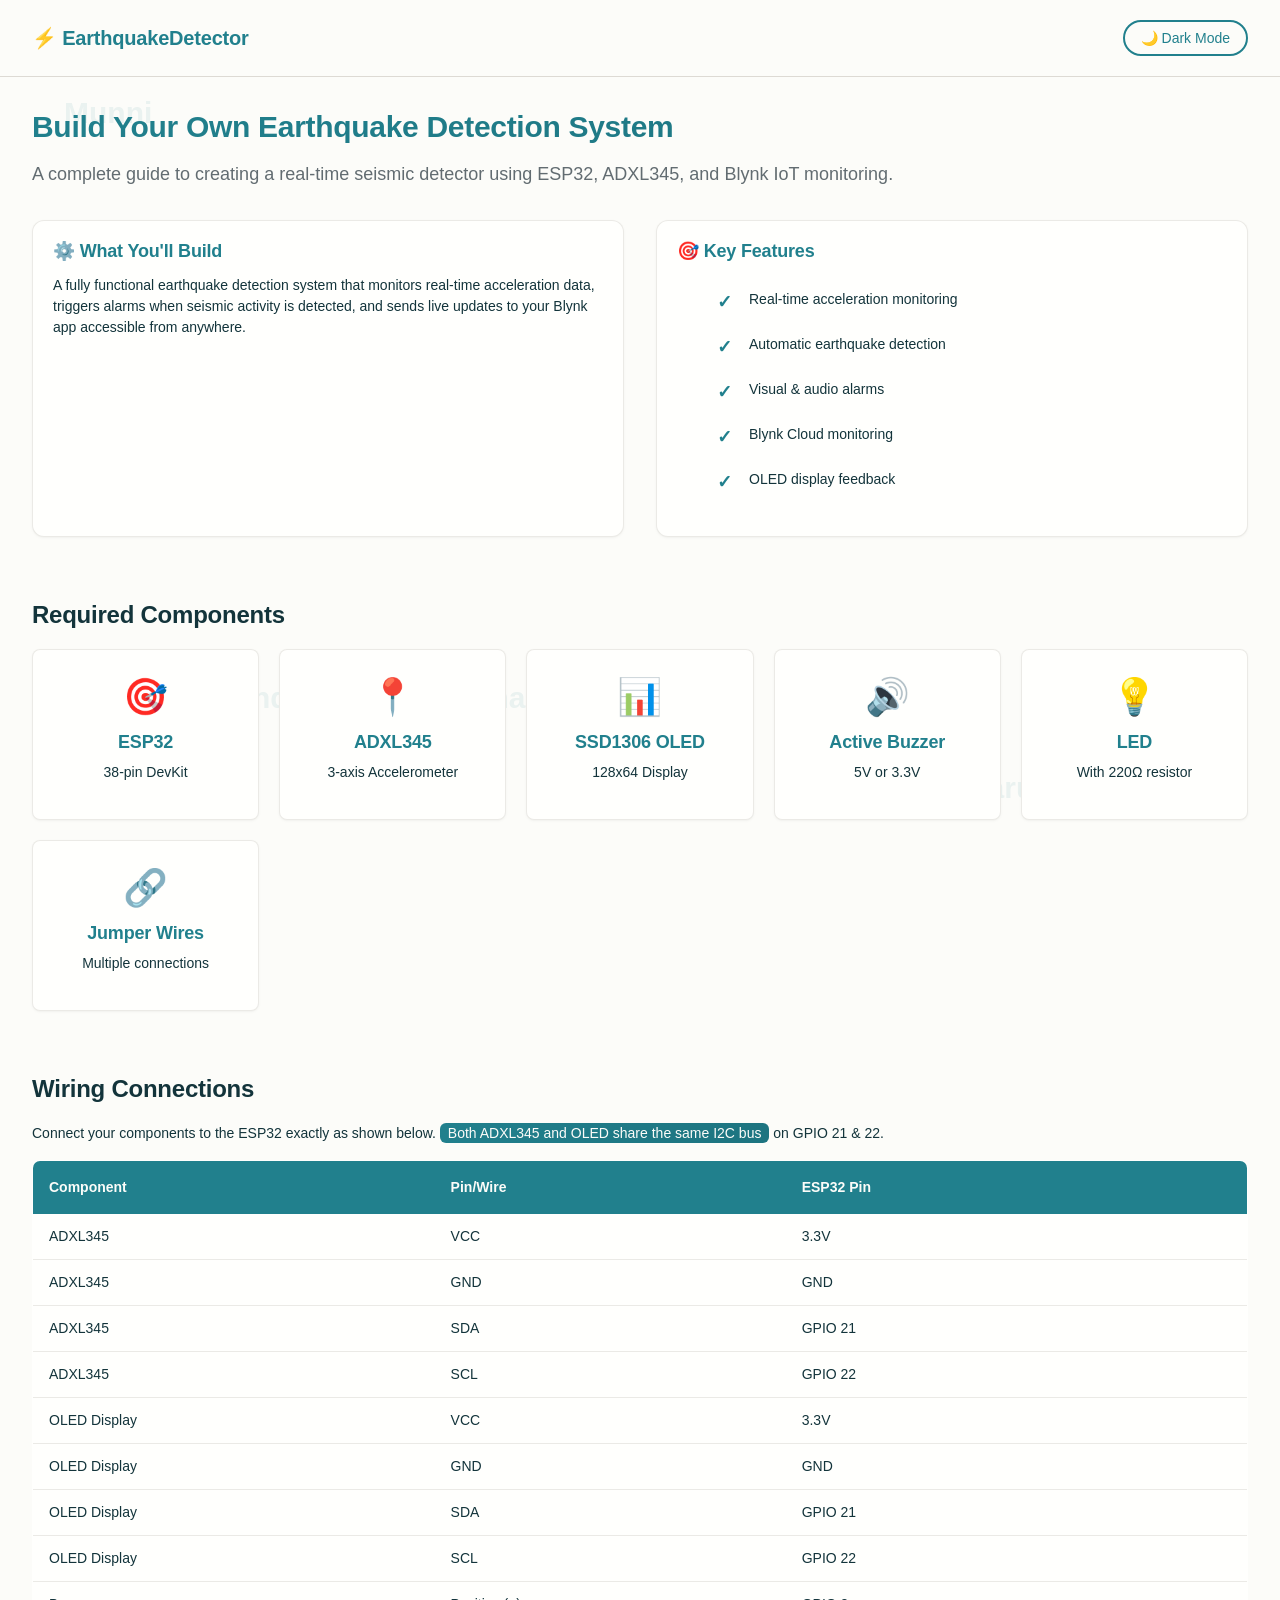
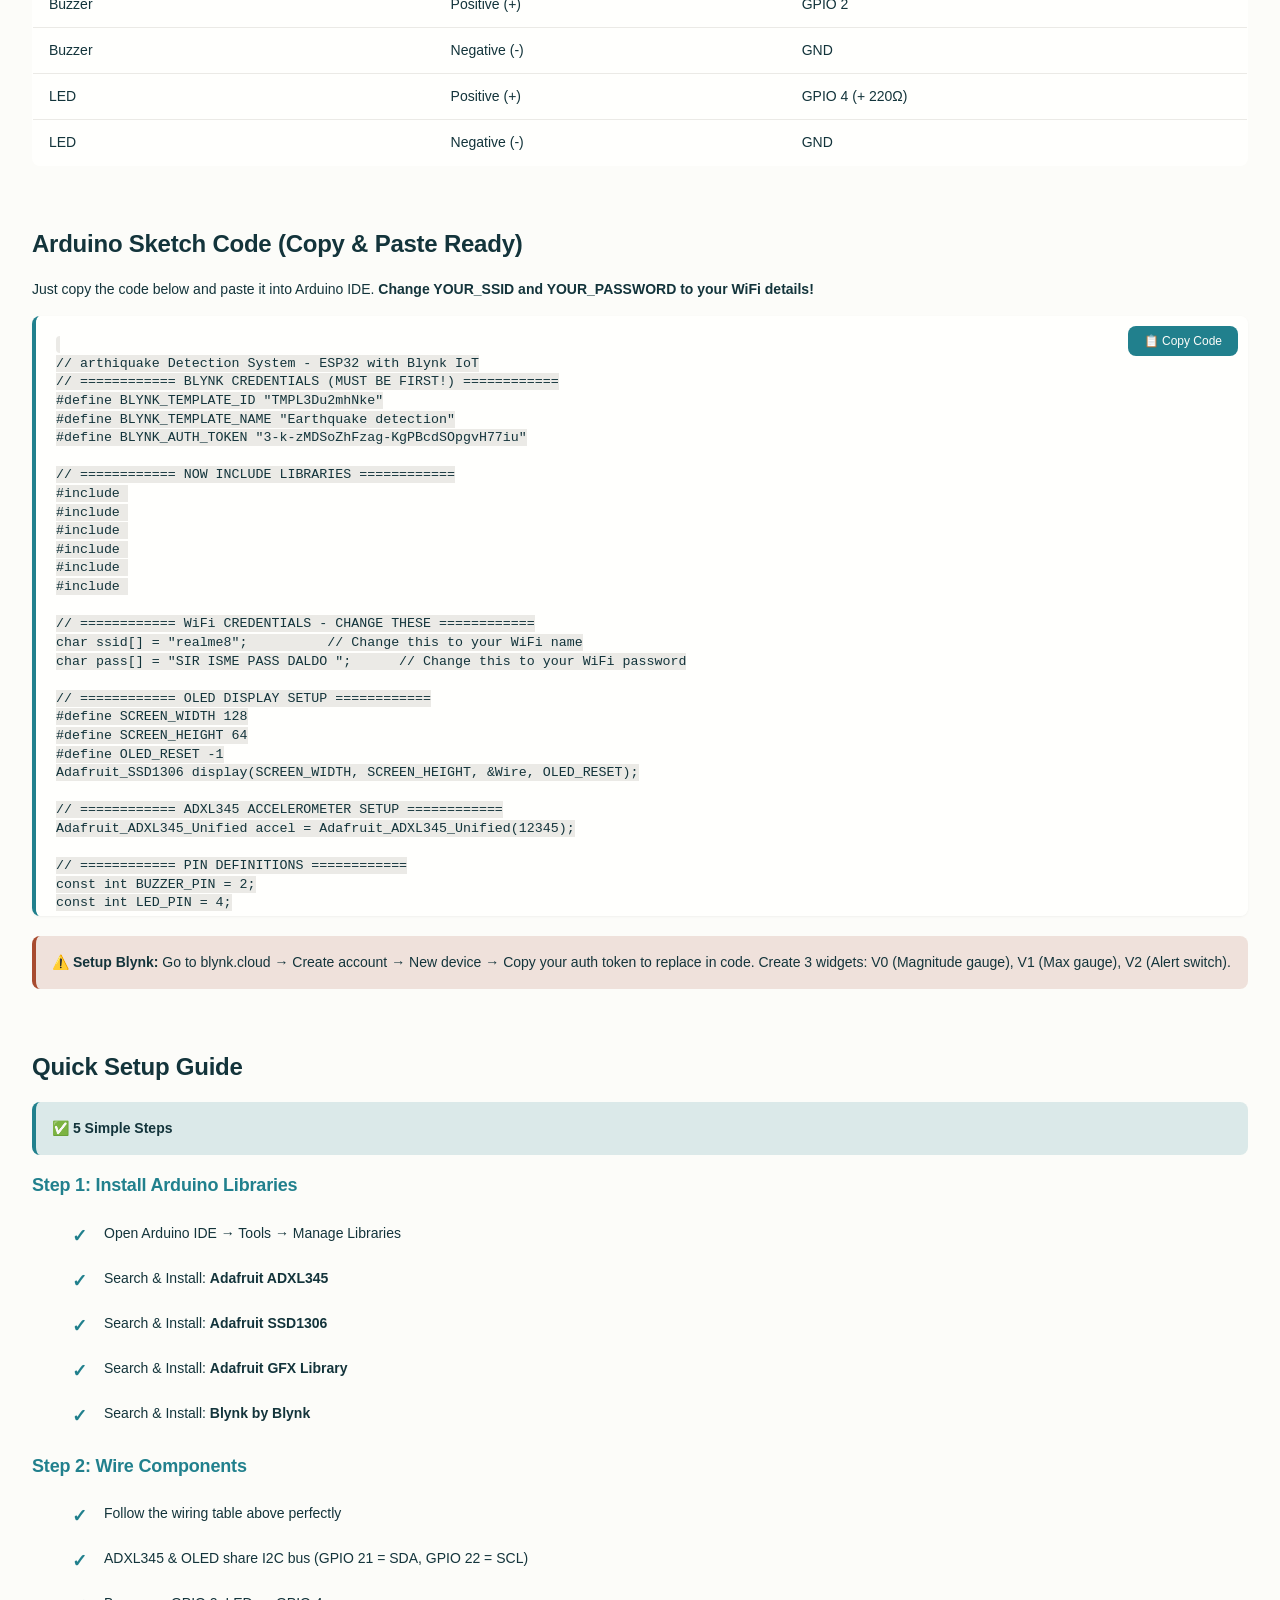
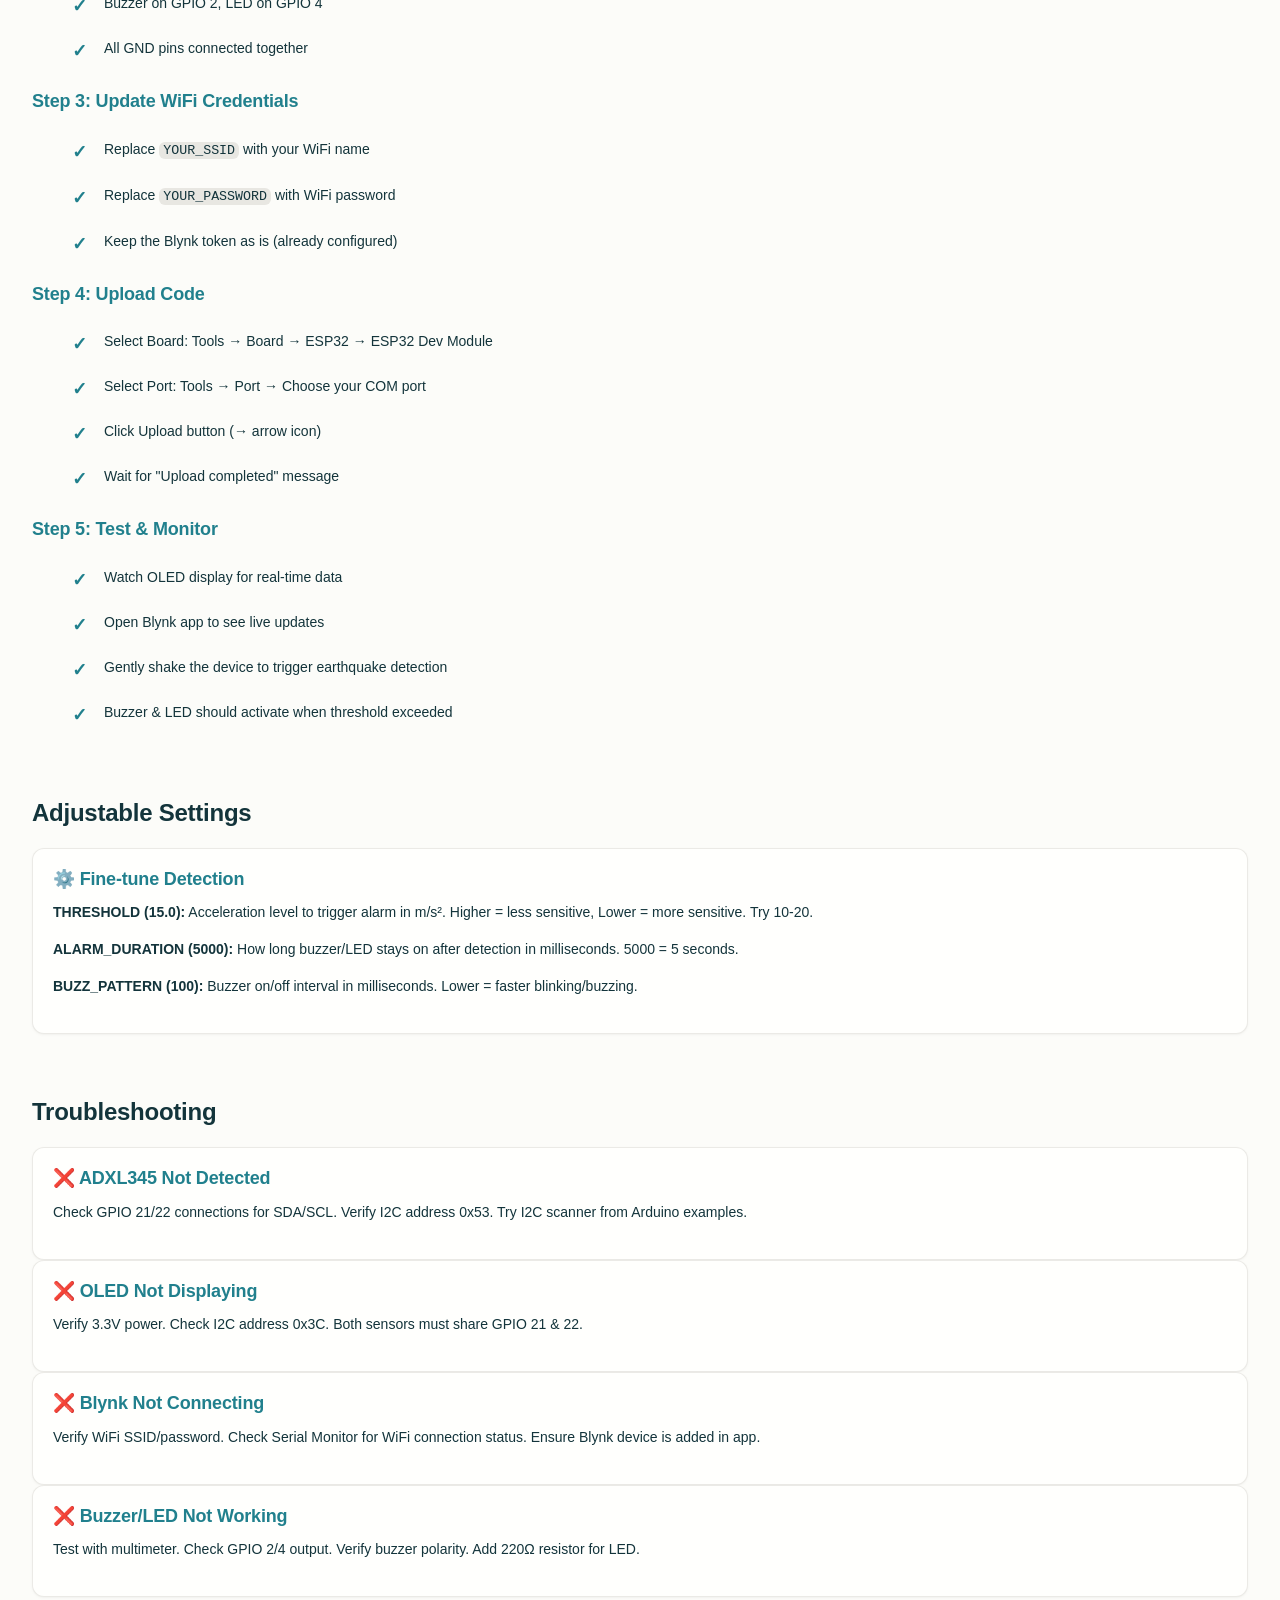
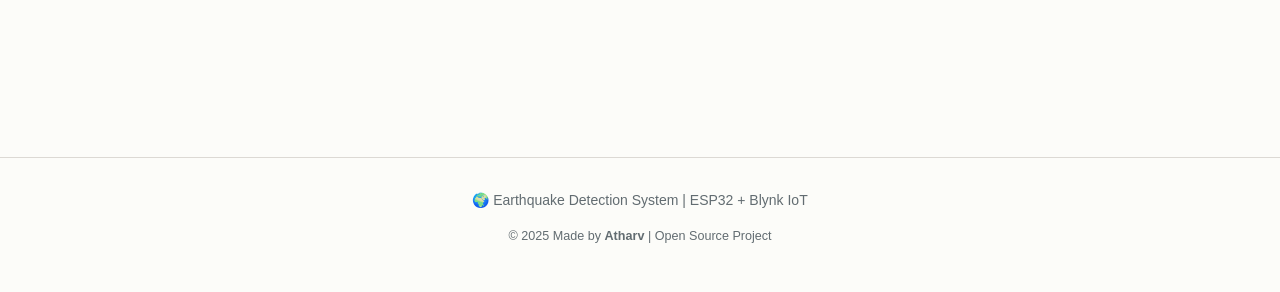
<file: index.html>
<!DOCTYPE html>
<html lang="en">
<head>
    <meta charset="UTF-8">
    <meta name="viewport" content="width=device-width, initial-scale=1.0">
    <title>Earthquake Detector - ESP32 Project</title>
    <link rel="stylesheet" href="style.css">
</head>
<body>
    <!-- Floating text background -->
    <div class="floating-text">Munni</div>
    <div class="floating-text">aaravinipatipatni</div>
    <div class="floating-text">divendr bhai ham se na miloge</div>
    <div class="floating-text">aarushii hi khede</div>
    <div class="floating-text">🌍 ESP32</div>

    <header>
        <div class="logo">⚡ EarthquakeDetector</div>
        <button class="theme-toggle" onclick="toggleTheme()">🌙 Dark Mode</button>
    </header>

    <main>
        <!-- Introduction Section -->
        <section>
            <h1>Build Your Own Earthquake Detection System</h1>
            <p class="subtitle">A complete guide to creating a real-time seismic detector using ESP32, ADXL345, and Blynk IoT monitoring.</p>
            
            <div class="intro-grid">
                <div class="info-card">
                    <h3>⚙️ What You'll Build</h3>
                    <p>A fully functional earthquake detection system that monitors real-time acceleration data, triggers alarms when seismic activity is detected, and sends live updates to your Blynk app accessible from anywhere.</p>
                </div>
                <div class="info-card">
                    <h3>🎯 Key Features</h3>
                    <ul class="step-list">
                        <li>Real-time acceleration monitoring</li>
                        <li>Automatic earthquake detection</li>
                        <li>Visual & audio alarms</li>
                        <li>Blynk Cloud monitoring</li>
                        <li>OLED display feedback</li>
                    </ul>
                </div>
            </div>
        </section>

        <!-- Components Section -->
        <section>
            <h2>Required Components</h2>
            <div class="components-grid">
                <div class="component">
                    <div class="component-icon">🎯</div>
                    <h3>ESP32</h3>
                    <p>38-pin DevKit</p>
                </div>
                <div class="component">
                    <div class="component-icon">📍</div>
                    <h3>ADXL345</h3>
                    <p>3-axis Accelerometer</p>
                </div>
                <div class="component">
                    <div class="component-icon">📊</div>
                    <h3>SSD1306 OLED</h3>
                    <p>128x64 Display</p>
                </div>
                <div class="component">
                    <div class="component-icon">🔊</div>
                    <h3>Active Buzzer</h3>
                    <p>5V or 3.3V</p>
                </div>
                <div class="component">
                    <div class="component-icon">💡</div>
                    <h3>LED</h3>
                    <p>With 220Ω resistor</p>
                </div>
                <div class="component">
                    <div class="component-icon">🔗</div>
                    <h3>Jumper Wires</h3>
                    <p>Multiple connections</p>
                </div>
            </div>
        </section>

        <!-- Wiring Section -->
        <section>
            <h2>Wiring Connections</h2>
            <p>Connect your components to the ESP32 exactly as shown below. <span class="highlight">Both ADXL345 and OLED share the same I2C bus</span> on GPIO 21 & 22.</p>
            
            <table class="wiring-table">
                <thead>
                    <tr>
                        <th>Component</th>
                        <th>Pin/Wire</th>
                        <th>ESP32 Pin</th>
                    </tr>
                </thead>
                <tbody>
                    <tr>
                        <td>ADXL345</td>
                        <td>VCC</td>
                        <td>3.3V</td>
                    </tr>
                    <tr>
                        <td>ADXL345</td>
                        <td>GND</td>
                        <td>GND</td>
                    </tr>
                    <tr>
                        <td>ADXL345</td>
                        <td>SDA</td>
                        <td>GPIO 21</td>
                    </tr>
                    <tr>
                        <td>ADXL345</td>
                        <td>SCL</td>
                        <td>GPIO 22</td>
                    </tr>
                    <tr>
                        <td>OLED Display</td>
                        <td>VCC</td>
                        <td>3.3V</td>
                    </tr>
                    <tr>
                        <td>OLED Display</td>
                        <td>GND</td>
                        <td>GND</td>
                    </tr>
                    <tr>
                        <td>OLED Display</td>
                        <td>SDA</td>
                        <td>GPIO 21</td>
                    </tr>
                    <tr>
                        <td>OLED Display</td>
                        <td>SCL</td>
                        <td>GPIO 22</td>
                    </tr>
                    <tr>
                        <td>Buzzer</td>
                        <td>Positive (+)</td>
                        <td>GPIO 2</td>
                    </tr>
                    <tr>
                        <td>Buzzer</td>
                        <td>Negative (-)</td>
                        <td>GND</td>
                    </tr>
                    <tr>
                        <td>LED</td>
                        <td>Positive (+)</td>
                        <td>GPIO 4 (+ 220Ω)</td>
                    </tr>
                    <tr>
                        <td>LED</td>
                        <td>Negative (-)</td>
                        <td>GND</td>
                    </tr>
                </tbody>
            </table>
        </section>

        <!-- Arduino Code Section -->
        <section>
            <h2>Arduino Sketch Code (Copy & Paste Ready)</h2>
            <p>Just copy the code below and paste it into Arduino IDE. <strong>Change YOUR_SSID and YOUR_PASSWORD to your WiFi details!</strong></p>
            
            <div class="code-block" id="codeBlock"><button class="copy-btn" onclick="copyCode()">📋 Copy Code</button><code>
// arthiquake Detection System - ESP32 with Blynk IoT
// ============ BLYNK CREDENTIALS (MUST BE FIRST!) ============
#define BLYNK_TEMPLATE_ID "TMPL3Du2mhNke"
#define BLYNK_TEMPLATE_NAME "Earthquake detection"
#define BLYNK_AUTH_TOKEN "3-k-zMDSoZhFzag-KgPBcdSOpgvH77iu"

// ============ NOW INCLUDE LIBRARIES ============
#include <Wire.h>
#include <Adafruit_ADXL345_U.h>
#include <Adafruit_SSD1306.h>
#include <Adafruit_GFX.h>
#include <WiFi.h>
#include <BlynkSimpleEsp32.h>

// ============ WiFi CREDENTIALS - CHANGE THESE ============
char ssid[] = "realme8";          // Change this to your WiFi name
char pass[] = "SIR ISME PASS DALDO ";      // Change this to your WiFi password

// ============ OLED DISPLAY SETUP ============
#define SCREEN_WIDTH 128
#define SCREEN_HEIGHT 64
#define OLED_RESET -1
Adafruit_SSD1306 display(SCREEN_WIDTH, SCREEN_HEIGHT, &Wire, OLED_RESET);

// ============ ADXL345 ACCELEROMETER SETUP ============
Adafruit_ADXL345_Unified accel = Adafruit_ADXL345_Unified(12345);

// ============ PIN DEFINITIONS ============
const int BUZZER_PIN = 2;
const int LED_PIN = 4;

// ============ EARTHQUAKE DETECTION SETTINGS ============
const float THRESHOLD = 15.0;     // m/s² threshold for earthquake detection
const int ALARM_DURATION = 5000;  // 5 seconds alarm duration
const int BUZZ_PATTERN = 100;     // 100ms buzz on/off pattern

// ============ GLOBAL VARIABLES ============
float maxAcceleration = 0;
unsigned long alarmStartTime = 0;
bool alarmActive = false;
unsigned long lastBlynkSend = 0;
const int BLYNK_SEND_INTERVAL = 500;  // Send data to Blynk every 500ms

// ============ SETUP ============
void setup() {
  Serial.begin(115200);
  delay(100);
  
  // Initialize GPIO pins
  pinMode(BUZZER_PIN, OUTPUT);
  pinMode(LED_PIN, OUTPUT);
  digitalWrite(BUZZER_PIN, LOW);
  digitalWrite(LED_PIN, LOW);
  
  // Initialize OLED display
  if (!display.begin(SSD1306_SWITCHCAPVCC, 0x3C)) {
    Serial.println("OLED initialization failed");
    while (1);
  }
  display.clearDisplay();
  display.setTextSize(1);
  display.setTextColor(SSD1306_WHITE);
  display.setCursor(0, 0);
  display.println("Initializing...");
  display.display();
  
  // Initialize ADXL345 accelerometer
  if (!accel.begin()) {
    Serial.println("ADXL345 not detected. Check wiring!");
    display.clearDisplay();
    display.setCursor(0, 0);
    display.println("ADXL345 Error");
    display.display();
    while (1);
  }
  
  // Set sensor range to ±16g
  accel.setRange(ADXL345_RANGE_16_G);
  
  // Connect to WiFi and Blynk
  Blynk.begin(BLYNK_AUTH_TOKEN, ssid, pass);
  
  // Display setup complete
  display.clearDisplay();
  display.setCursor(0, 0);
  display.println("HAPPY BIRTHDAY");
  display.println("Blynk Enabled");
  display.println("Connecting WiFi...");
  display.display();
  
  Serial.println("System Ready - Connecting to Blynk...");
  delay(2000);
}

// ============ MAIN LOOP ============
void loop() {
  if (Blynk.connected()) {
    Blynk.run();  // Run Blynk connection
  }
  
  // Get sensor data
  sensors_event_t event;
  accel.getEvent(&event);
  
  // Calculate total acceleration magnitude (√(x² + y² + z²))
  float magnitude = sqrt(event.acceleration.x * event.acceleration.x +
                         event.acceleration.y * event.acceleration.y +
                         event.acceleration.z * event.acceleration.z);
  
  // Update maximum acceleration value
  if (magnitude > maxAcceleration) {
    maxAcceleration = magnitude;
  }
  
  // Earthquake detection logic
  if (magnitude > THRESHOLD && !alarmActive) {
    alarmActive = true;
    alarmStartTime = millis();
    Serial.println("⚠️ EARTHQUAKE DETECTED!");
    Blynk.logEvent("earthquake_alert", "Earthquake detected!");  // Send Blynk alert
  }
  
  // Handle alarm duration and buzzer/LED pattern
  if (alarmActive) {
    if (millis() - alarmStartTime < ALARM_DURATION) {
      // Buzzer and LED on/off pattern
      if (((millis() - alarmStartTime) / BUZZ_PATTERN) % 2 == 0) {
        digitalWrite(BUZZER_PIN, HIGH);
        digitalWrite(LED_PIN, HIGH);
      } else {
        digitalWrite(BUZZER_PIN, LOW);
        digitalWrite(LED_PIN, LOW);
      }
    } else {
      // Alarm duration finished
      digitalWrite(BUZZER_PIN, LOW);
      digitalWrite(LED_PIN, LOW);
      alarmActive = false;
      maxAcceleration = 0;
    }
  }
  
  // Send data to Blynk every BLYNK_SEND_INTERVAL milliseconds
  if (millis() - lastBlynkSend >= BLYNK_SEND_INTERVAL && Blynk.connected()) {
    Blynk.virtualWrite(V1, magnitude);  // Send magnitude to V1
    Blynk.virtualWrite(V0, alarmActive ? 1 : 0);  // Send alert status to V0
    lastBlynkSend = millis();
  }
  
  // Update OLED display
  updateDisplay(event.acceleration.x, event.acceleration.y, 
                event.acceleration.z, magnitude);
  
  delay(100);
}

// ============ DISPLAY UPDATE FUNCTION ============
void updateDisplay(float x, float y, float z, float mag) {
  display.clearDisplay();
  display.setTextSize(1);
  display.setCursor(0, 0);
  
  // Display title
  display.println("EARTHQUAKE DETECTOR");
  display.println("---Blynk Enabled---");
  
  // Display acceleration values
  display.print("X:"); display.print(x, 1); display.println(" m/s2");
  display.print("Y:"); display.print(y, 1); display.println(" m/s2");
  display.print("Z:"); display.print(z, 1); display.println(" m/s2");
  display.println("");
  
  // Display magnitude and maximum
  display.print("Magnitude: "); display.println(mag, 1);
  display.print("Max: "); display.println(maxAcceleration, 1);
  
  // Display alarm status
  if (alarmActive) {
    display.println("");
    display.println("!!! ALERT !!!");
  } else {
    display.println("");
    if (Blynk.connected()) {
      display.println("ONLINE");
    } else {
      display.println("Connecting...");
    }
  }
  
  display.display();
  
  // Serial output for debugging
  Serial.print("X:"); Serial.print(x); Serial.print(" Y:"); Serial.print(y);
  Serial.print(" Z:"); Serial.print(z); Serial.print(" | Mag:"); 
  Serial.print(mag); Serial.print(" | Status:");
  Serial.println(Blynk.connected() ? "ONLINE" : "OFFLINE");
}
</code></div>

            <div class="alert-box">
                <strong>⚠️ Setup Blynk:</strong> Go to blynk.cloud → Create account → New device → Copy your auth token to replace in code. Create 3 widgets: V0 (Magnitude gauge), V1 (Max gauge), V2 (Alert switch).
            </div>
        </section>

        <!-- Quick Setup Guide -->
        <section>
            <h2>Quick Setup Guide</h2>
            
            <div class="success-box">
                <strong>✅ 5 Simple Steps</strong>
            </div>

            <h3>Step 1: Install Arduino Libraries</h3>
            <ul class="step-list">
                <li>Open Arduino IDE → Tools → Manage Libraries</li>
                <li>Search & Install: <strong>Adafruit ADXL345</strong></li>
                <li>Search & Install: <strong>Adafruit SSD1306</strong></li>
                <li>Search & Install: <strong>Adafruit GFX Library</strong></li>
                <li>Search & Install: <strong>Blynk by Blynk</strong></li>
            </ul>

            <h3>Step 2: Wire Components</h3>
            <ul class="step-list">
                <li>Follow the wiring table above perfectly</li>
                <li>ADXL345 & OLED share I2C bus (GPIO 21 = SDA, GPIO 22 = SCL)</li>
                <li>Buzzer on GPIO 2, LED on GPIO 4</li>
                <li>All GND pins connected together</li>
            </ul>

            <h3>Step 3: Update WiFi Credentials</h3>
            <ul class="step-list">
                <li>Replace <code>YOUR_SSID</code> with your WiFi name</li>
                <li>Replace <code>YOUR_PASSWORD</code> with WiFi password</li>
                <li>Keep the Blynk token as is (already configured)</li>
            </ul>

            <h3>Step 4: Upload Code</h3>
            <ul class="step-list">
                <li>Select Board: Tools → Board → ESP32 → ESP32 Dev Module</li>
                <li>Select Port: Tools → Port → Choose your COM port</li>
                <li>Click Upload button (→ arrow icon)</li>
                <li>Wait for "Upload completed" message</li>
            </ul>

            <h3>Step 5: Test & Monitor</h3>
            <ul class="step-list">
                <li>Watch OLED display for real-time data</li>
                <li>Open Blynk app to see live updates</li>
                <li>Gently shake the device to trigger earthquake detection</li>
                <li>Buzzer & LED should activate when threshold exceeded</li>
            </ul>
        </section>

        <!-- Adjustable Settings -->
        <section>
            <h2>Adjustable Settings</h2>
            <div class="info-card">
                <h3>⚙️ Fine-tune Detection</h3>
                <p><strong>THRESHOLD (15.0):</strong> Acceleration level to trigger alarm in m/s². Higher = less sensitive, Lower = more sensitive. Try 10-20.</p>
                <p style="margin-top: 1rem;"><strong>ALARM_DURATION (5000):</strong> How long buzzer/LED stays on after detection in milliseconds. 5000 = 5 seconds.</p>
                <p style="margin-top: 1rem;"><strong>BUZZ_PATTERN (100):</strong> Buzzer on/off interval in milliseconds. Lower = faster blinking/buzzing.</p>
            </div>
        </section>

        <!-- Troubleshooting -->
        <section>
            <h2>Troubleshooting</h2>
            <div class="info-card">
                <h3>❌ ADXL345 Not Detected</h3>
                <p>Check GPIO 21/22 connections for SDA/SCL. Verify I2C address 0x53. Try I2C scanner from Arduino examples.</p>
            </div>
            <div class="info-card">
                <h3>❌ OLED Not Displaying</h3>
                <p>Verify 3.3V power. Check I2C address 0x3C. Both sensors must share GPIO 21 & 22.</p>
            </div>
            <div class="info-card">
                <h3>❌ Blynk Not Connecting</h3>
                <p>Verify WiFi SSID/password. Check Serial Monitor for WiFi connection status. Ensure Blynk device is added in app.</p>
            </div>
            <div class="info-card">
                <h3>❌ Buzzer/LED Not Working</h3>
                <p>Test with multimeter. Check GPIO 2/4 output. Verify buzzer polarity. Add 220Ω resistor for LED.</p>
            </div>
        </section>
    </main>

    <footer>
        <div class="footer-content">
            <p>🌍 Earthquake Detection System | ESP32 + Blynk IoT</p>
            <p style="margin-top: 1rem; font-size: 0.9rem;">© 2025 Made by <strong>Atharv</strong> | Open Source Project</p>
        </div>
    </footer>

    <script src="script.js"></script>
</body>
</html>
</file>
<file: style.css>
:root {
  /* Primitive Color Tokens */
  --color-white: rgba(255, 255, 255, 1);
  --color-black: rgba(0, 0, 0, 1);
  --color-cream-50: rgba(252, 252, 249, 1);
  --color-cream-100: rgba(255, 255, 253, 1);
  --color-gray-200: rgba(245, 245, 245, 1);
  --color-gray-300: rgba(167, 169, 169, 1);
  --color-gray-400: rgba(119, 124, 124, 1);
  --color-slate-500: rgba(98, 108, 113, 1);
  --color-brown-600: rgba(94, 82, 64, 1);
  --color-charcoal-700: rgba(31, 33, 33, 1);
  --color-charcoal-800: rgba(38, 40, 40, 1);
  --color-slate-900: rgba(19, 52, 59, 1);
  --color-teal-300: rgba(50, 184, 198, 1);
  --color-teal-400: rgba(45, 166, 178, 1);
  --color-teal-500: rgba(33, 128, 141, 1);
  --color-teal-600: rgba(29, 116, 128, 1);
  --color-teal-700: rgba(26, 104, 115, 1);
  --color-teal-800: rgba(41, 150, 161, 1);
  --color-red-400: rgba(255, 84, 89, 1);
  --color-red-500: rgba(192, 21, 47, 1);
  --color-orange-400: rgba(230, 129, 97, 1);
  --color-orange-500: rgba(168, 75, 47, 1);

  /* RGB versions for opacity control */
  --color-brown-600-rgb: 94, 82, 64;
  --color-teal-500-rgb: 33, 128, 141;
  --color-slate-900-rgb: 19, 52, 59;
  --color-slate-500-rgb: 98, 108, 113;
  --color-red-500-rgb: 192, 21, 47;
  --color-red-400-rgb: 255, 84, 89;
  --color-orange-500-rgb: 168, 75, 47;
  --color-orange-400-rgb: 230, 129, 97;

  /* Background color tokens (Light Mode) */
  --color-bg-1: rgba(59, 130, 246, 0.08); /* Light blue */
  --color-bg-2: rgba(245, 158, 11, 0.08); /* Light yellow */
  --color-bg-3: rgba(34, 197, 94, 0.08); /* Light green */
  --color-bg-4: rgba(239, 68, 68, 0.08); /* Light red */
  --color-bg-5: rgba(147, 51, 234, 0.08); /* Light purple */
  --color-bg-6: rgba(249, 115, 22, 0.08); /* Light orange */
  --color-bg-7: rgba(236, 72, 153, 0.08); /* Light pink */
  --color-bg-8: rgba(6, 182, 212, 0.08); /* Light cyan */

  /* Semantic Color Tokens (Light Mode) */
  --color-background: var(--color-cream-50);
  --color-surface: var(--color-cream-100);
  --color-text: var(--color-slate-900);
  --color-text-secondary: var(--color-slate-500);
  --color-primary: var(--color-teal-500);
  --color-primary-hover: var(--color-teal-600);
  --color-primary-active: var(--color-teal-700);
  --color-secondary: rgba(var(--color-brown-600-rgb), 0.12);
  --color-secondary-hover: rgba(var(--color-brown-600-rgb), 0.2);
  --color-secondary-active: rgba(var(--color-brown-600-rgb), 0.25);
  --color-border: rgba(var(--color-brown-600-rgb), 0.2);
  --color-btn-primary-text: var(--color-cream-50);
  --color-card-border: rgba(var(--color-brown-600-rgb), 0.12);
  --color-card-border-inner: rgba(var(--color-brown-600-rgb), 0.12);
  --color-error: var(--color-red-500);
  --color-success: var(--color-teal-500);
  --color-warning: var(--color-orange-500);
  --color-info: var(--color-slate-500);
  --color-focus-ring: rgba(var(--color-teal-500-rgb), 0.4);
  --color-select-caret: rgba(var(--color-slate-900-rgb), 0.8);

  /* Common style patterns */
  --focus-ring: 0 0 0 3px var(--color-focus-ring);
  --focus-outline: 2px solid var(--color-primary);
  --status-bg-opacity: 0.15;
  --status-border-opacity: 0.25;
  --select-caret-light: url("data:image/svg+xml,%3Csvg xmlns='http://www.w3.org/2000/svg' width='16' height='16' viewBox='0 0 24 24' fill='none' stroke='%23134252' stroke-width='2' stroke-linecap='round' stroke-linejoin='round'%3E%3Cpolyline points='6 9 12 15 18 9'%3E%3C/polyline%3E%3C/svg%3E");
  --select-caret-dark: url("data:image/svg+xml,%3Csvg xmlns='http://www.w3.org/2000/svg' width='16' height='16' viewBox='0 0 24 24' fill='none' stroke='%23f5f5f5' stroke-width='2' stroke-linecap='round' stroke-linejoin='round'%3E%3Cpolyline points='6 9 12 15 18 9'%3E%3C/polyline%3E%3C/svg%3E");

  /* RGB versions for opacity control */
  --color-success-rgb: 33, 128, 141;
  --color-error-rgb: 192, 21, 47;
  --color-warning-rgb: 168, 75, 47;
  --color-info-rgb: 98, 108, 113;

  /* Typography */
  --font-family-base: "FKGroteskNeue", "Geist", "Inter", -apple-system,
    BlinkMacSystemFont, "Segoe UI", Roboto, sans-serif;
  --font-family-mono: "Berkeley Mono", ui-monospace, SFMono-Regular, Menlo,
    Monaco, Consolas, monospace;
  --font-size-xs: 11px;
  --font-size-sm: 12px;
  --font-size-base: 14px;
  --font-size-md: 14px;
  --font-size-lg: 16px;
  --font-size-xl: 18px;
  --font-size-2xl: 20px;
  --font-size-3xl: 24px;
  --font-size-4xl: 30px;
  --font-weight-normal: 400;
  --font-weight-medium: 500;
  --font-weight-semibold: 550;
  --font-weight-bold: 600;
  --line-height-tight: 1.2;
  --line-height-normal: 1.5;
  --letter-spacing-tight: -0.01em;

  /* Spacing */
  --space-0: 0;
  --space-1: 1px;
  --space-2: 2px;
  --space-4: 4px;
  --space-6: 6px;
  --space-8: 8px;
  --space-10: 10px;
  --space-12: 12px;
  --space-16: 16px;
  --space-20: 20px;
  --space-24: 24px;
  --space-32: 32px;

  /* Border Radius */
  --radius-sm: 6px;
  --radius-base: 8px;
  --radius-md: 10px;
  --radius-lg: 12px;
  --radius-full: 9999px;

  /* Shadows */
  --shadow-xs: 0 1px 2px rgba(0, 0, 0, 0.02);
  --shadow-sm: 0 1px 3px rgba(0, 0, 0, 0.04), 0 1px 2px rgba(0, 0, 0, 0.02);
  --shadow-md: 0 4px 6px -1px rgba(0, 0, 0, 0.04),
    0 2px 4px -1px rgba(0, 0, 0, 0.02);
  --shadow-lg: 0 10px 15px -3px rgba(0, 0, 0, 0.04),
    0 4px 6px -2px rgba(0, 0, 0, 0.02);
  --shadow-inset-sm: inset 0 1px 0 rgba(255, 255, 255, 0.15),
    inset 0 -1px 0 rgba(0, 0, 0, 0.03);

  /* Animation */
  --duration-fast: 150ms;
  --duration-normal: 250ms;
  --ease-standard: cubic-bezier(0.16, 1, 0.3, 1);

  /* Layout */
  --container-sm: 640px;
  --container-md: 768px;
  --container-lg: 1024px;
  --container-xl: 1280px;
}

/* Dark mode colors */
@media (prefers-color-scheme: dark) {
  :root {
    /* RGB versions for opacity control (Dark Mode) */
    --color-gray-400-rgb: 119, 124, 124;
    --color-teal-300-rgb: 50, 184, 198;
    --color-gray-300-rgb: 167, 169, 169;
    --color-gray-200-rgb: 245, 245, 245;

    /* Background color tokens (Dark Mode) */
    --color-bg-1: rgba(29, 78, 216, 0.15); /* Dark blue */
    --color-bg-2: rgba(180, 83, 9, 0.15); /* Dark yellow */
    --color-bg-3: rgba(21, 128, 61, 0.15); /* Dark green */
    --color-bg-4: rgba(185, 28, 28, 0.15); /* Dark red */
    --color-bg-5: rgba(107, 33, 168, 0.15); /* Dark purple */
    --color-bg-6: rgba(194, 65, 12, 0.15); /* Dark orange */
    --color-bg-7: rgba(190, 24, 93, 0.15); /* Dark pink */
    --color-bg-8: rgba(8, 145, 178, 0.15); /* Dark cyan */

    /* Semantic Color Tokens (Dark Mode) */
    --color-background: var(--color-charcoal-700);
    --color-surface: var(--color-charcoal-800);
    --color-text: var(--color-gray-200);
    --color-text-secondary: rgba(var(--color-gray-300-rgb), 0.7);
    --color-primary: var(--color-teal-300);
    --color-primary-hover: var(--color-teal-400);
    --color-primary-active: var(--color-teal-800);
    --color-secondary: rgba(var(--color-gray-400-rgb), 0.15);
    --color-secondary-hover: rgba(var(--color-gray-400-rgb), 0.25);
    --color-secondary-active: rgba(var(--color-gray-400-rgb), 0.3);
    --color-border: rgba(var(--color-gray-400-rgb), 0.3);
    --color-error: var(--color-red-400);
    --color-success: var(--color-teal-300);
    --color-warning: var(--color-orange-400);
    --color-info: var(--color-gray-300);
    --color-focus-ring: rgba(var(--color-teal-300-rgb), 0.4);
    --color-btn-primary-text: var(--color-slate-900);
    --color-card-border: rgba(var(--color-gray-400-rgb), 0.2);
    --color-card-border-inner: rgba(var(--color-gray-400-rgb), 0.15);
    --shadow-inset-sm: inset 0 1px 0 rgba(255, 255, 255, 0.1),
      inset 0 -1px 0 rgba(0, 0, 0, 0.15);
    --button-border-secondary: rgba(var(--color-gray-400-rgb), 0.2);
    --color-border-secondary: rgba(var(--color-gray-400-rgb), 0.2);
    --color-select-caret: rgba(var(--color-gray-200-rgb), 0.8);

    /* Common style patterns - updated for dark mode */
    --focus-ring: 0 0 0 3px var(--color-focus-ring);
    --focus-outline: 2px solid var(--color-primary);
    --status-bg-opacity: 0.15;
    --status-border-opacity: 0.25;
    --select-caret-light: url("data:image/svg+xml,%3Csvg xmlns='http://www.w3.org/2000/svg' width='16' height='16' viewBox='0 0 24 24' fill='none' stroke='%23134252' stroke-width='2' stroke-linecap='round' stroke-linejoin='round'%3E%3Cpolyline points='6 9 12 15 18 9'%3E%3C/polyline%3E%3C/svg%3E");
    --select-caret-dark: url("data:image/svg+xml,%3Csvg xmlns='http://www.w3.org/2000/svg' width='16' height='16' viewBox='0 0 24 24' fill='none' stroke='%23f5f5f5' stroke-width='2' stroke-linecap='round' stroke-linejoin='round'%3E%3Cpolyline points='6 9 12 15 18 9'%3E%3C/polyline%3E%3C/svg%3E");

    /* RGB versions for dark mode */
    --color-success-rgb: var(--color-teal-300-rgb);
    --color-error-rgb: var(--color-red-400-rgb);
    --color-warning-rgb: var(--color-orange-400-rgb);
    --color-info-rgb: var(--color-gray-300-rgb);
  }
}

/* Data attribute for manual theme switching */
[data-color-scheme="dark"] {
  /* RGB versions for opacity control (dark mode) */
  --color-gray-400-rgb: 119, 124, 124;
  --color-teal-300-rgb: 50, 184, 198;
  --color-gray-300-rgb: 167, 169, 169;
  --color-gray-200-rgb: 245, 245, 245;

  /* Colorful background palette - Dark Mode */
  --color-bg-1: rgba(29, 78, 216, 0.15); /* Dark blue */
  --color-bg-2: rgba(180, 83, 9, 0.15); /* Dark yellow */
  --color-bg-3: rgba(21, 128, 61, 0.15); /* Dark green */
  --color-bg-4: rgba(185, 28, 28, 0.15); /* Dark red */
  --color-bg-5: rgba(107, 33, 168, 0.15); /* Dark purple */
  --color-bg-6: rgba(194, 65, 12, 0.15); /* Dark orange */
  --color-bg-7: rgba(190, 24, 93, 0.15); /* Dark pink */
  --color-bg-8: rgba(8, 145, 178, 0.15); /* Dark cyan */

  /* Semantic Color Tokens (Dark Mode) */
  --color-background: var(--color-charcoal-700);
  --color-surface: var(--color-charcoal-800);
  --color-text: var(--color-gray-200);
  --color-text-secondary: rgba(var(--color-gray-300-rgb), 0.7);
  --color-primary: var(--color-teal-300);
  --color-primary-hover: var(--color-teal-400);
  --color-primary-active: var(--color-teal-800);
  --color-secondary: rgba(var(--color-gray-400-rgb), 0.15);
  --color-secondary-hover: rgba(var(--color-gray-400-rgb), 0.25);
  --color-secondary-active: rgba(var(--color-gray-400-rgb), 0.3);
  --color-border: rgba(var(--color-gray-400-rgb), 0.3);
  --color-error: var(--color-red-400);
  --color-success: var(--color-teal-300);
  --color-warning: var(--color-orange-400);
  --color-info: var(--color-gray-300);
  --color-focus-ring: rgba(var(--color-teal-300-rgb), 0.4);
  --color-btn-primary-text: var(--color-slate-900);
  --color-card-border: rgba(var(--color-gray-400-rgb), 0.15);
  --color-card-border-inner: rgba(var(--color-gray-400-rgb), 0.15);
  --shadow-inset-sm: inset 0 1px 0 rgba(255, 255, 255, 0.1),
    inset 0 -1px 0 rgba(0, 0, 0, 0.15);
  --color-border-secondary: rgba(var(--color-gray-400-rgb), 0.2);
  --color-select-caret: rgba(var(--color-gray-200-rgb), 0.8);

  /* Common style patterns - updated for dark mode */
  --focus-ring: 0 0 0 3px var(--color-focus-ring);
  --focus-outline: 2px solid var(--color-primary);
  --status-bg-opacity: 0.15;
  --status-border-opacity: 0.25;
  --select-caret-light: url("data:image/svg+xml,%3Csvg xmlns='http://www.w3.org/2000/svg' width='16' height='16' viewBox='0 0 24 24' fill='none' stroke='%23134252' stroke-width='2' stroke-linecap='round' stroke-linejoin='round'%3E%3Cpolyline points='6 9 12 15 18 9'%3E%3C/polyline%3E%3C/svg%3E");
  --select-caret-dark: url("data:image/svg+xml,%3Csvg xmlns='http://www.w3.org/2000/svg' width='16' height='16' viewBox='0 0 24 24' fill='none' stroke='%23f5f5f5' stroke-width='2' stroke-linecap='round' stroke-linejoin='round'%3E%3Cpolyline points='6 9 12 15 18 9'%3E%3C/polyline%3E%3C/svg%3E");

  /* RGB versions for dark mode */
  --color-success-rgb: var(--color-teal-300-rgb);
  --color-error-rgb: var(--color-red-400-rgb);
  --color-warning-rgb: var(--color-orange-400-rgb);
  --color-info-rgb: var(--color-gray-300-rgb);
}

[data-color-scheme="light"] {
  /* RGB versions for opacity control (light mode) */
  --color-brown-600-rgb: 94, 82, 64;
  --color-teal-500-rgb: 33, 128, 141;
  --color-slate-900-rgb: 19, 52, 59;

  /* Semantic Color Tokens (Light Mode) */
  --color-background: var(--color-cream-50);
  --color-surface: var(--color-cream-100);
  --color-text: var(--color-slate-900);
  --color-text-secondary: var(--color-slate-500);
  --color-primary: var(--color-teal-500);
  --color-primary-hover: var(--color-teal-600);
  --color-primary-active: var(--color-teal-700);
  --color-secondary: rgba(var(--color-brown-600-rgb), 0.12);
  --color-secondary-hover: rgba(var(--color-brown-600-rgb), 0.2);
  --color-secondary-active: rgba(var(--color-brown-600-rgb), 0.25);
  --color-border: rgba(var(--color-brown-600-rgb), 0.2);
  --color-btn-primary-text: var(--color-cream-50);
  --color-card-border: rgba(var(--color-brown-600-rgb), 0.12);
  --color-card-border-inner: rgba(var(--color-brown-600-rgb), 0.12);
  --color-error: var(--color-red-500);
  --color-success: var(--color-teal-500);
  --color-warning: var(--color-orange-500);
  --color-info: var(--color-slate-500);
  --color-focus-ring: rgba(var(--color-teal-500-rgb), 0.4);

  /* RGB versions for light mode */
  --color-success-rgb: var(--color-teal-500-rgb);
  --color-error-rgb: var(--color-red-500-rgb);
  --color-warning-rgb: var(--color-orange-500-rgb);
  --color-info-rgb: var(--color-slate-500-rgb);
}

/* Base styles */
html {
  font-size: var(--font-size-base);
  font-family: var(--font-family-base);
  line-height: var(--line-height-normal);
  color: var(--color-text);
  background-color: var(--color-background);
  -webkit-font-smoothing: antialiased;
  box-sizing: border-box;
}

body {
  margin: 0;
  padding: 0;
}

*,
*::before,
*::after {
  box-sizing: inherit;
}

/* Typography */
h1,
h2,
h3,
h4,
h5,
h6 {
  margin: 0;
  font-weight: var(--font-weight-semibold);
  line-height: var(--line-height-tight);
  color: var(--color-text);
  letter-spacing: var(--letter-spacing-tight);
}

h1 {
  font-size: var(--font-size-4xl);
}
h2 {
  font-size: var(--font-size-3xl);
}
h3 {
  font-size: var(--font-size-2xl);
}
h4 {
  font-size: var(--font-size-xl);
}
h5 {
  font-size: var(--font-size-lg);
}
h6 {
  font-size: var(--font-size-md);
}

p {
  margin: 0 0 var(--space-16) 0;
}

a {
  color: var(--color-primary);
  text-decoration: none;
  transition: color var(--duration-fast) var(--ease-standard);
}

a:hover {
  color: var(--color-primary-hover);
}

code,
pre {
  font-family: var(--font-family-mono);
  font-size: calc(var(--font-size-base) * 0.95);
  background-color: var(--color-secondary);
  border-radius: var(--radius-sm);
}

code {
  padding: var(--space-1) var(--space-4);
}

pre {
  padding: var(--space-16);
  margin: var(--space-16) 0;
  overflow: auto;
  border: 1px solid var(--color-border);
}

pre code {
  background: none;
  padding: 0;
}

/* Buttons */
.btn {
  display: inline-flex;
  align-items: center;
  justify-content: center;
  padding: var(--space-8) var(--space-16);
  border-radius: var(--radius-base);
  font-size: var(--font-size-base);
  font-weight: 500;
  line-height: 1.5;
  cursor: pointer;
  transition: all var(--duration-normal) var(--ease-standard);
  border: none;
  text-decoration: none;
  position: relative;
}

.btn:focus-visible {
  outline: none;
  box-shadow: var(--focus-ring);
}

.btn--primary {
  background: var(--color-primary);
  color: var(--color-btn-primary-text);
}

.btn--primary:hover {
  background: var(--color-primary-hover);
}

.btn--primary:active {
  background: var(--color-primary-active);
}

.btn--secondary {
  background: var(--color-secondary);
  color: var(--color-text);
}

.btn--secondary:hover {
  background: var(--color-secondary-hover);
}

.btn--secondary:active {
  background: var(--color-secondary-active);
}

.btn--outline {
  background: transparent;
  border: 1px solid var(--color-border);
  color: var(--color-text);
}

.btn--outline:hover {
  background: var(--color-secondary);
}

.btn--sm {
  padding: var(--space-4) var(--space-12);
  font-size: var(--font-size-sm);
  border-radius: var(--radius-sm);
}

.btn--lg {
  padding: var(--space-10) var(--space-20);
  font-size: var(--font-size-lg);
  border-radius: var(--radius-md);
}

.btn--full-width {
  width: 100%;
}

.btn:disabled {
  opacity: 0.5;
  cursor: not-allowed;
}

/* Form elements */
.form-control {
  display: block;
  width: 100%;
  padding: var(--space-8) var(--space-12);
  font-size: var(--font-size-md);
  line-height: 1.5;
  color: var(--color-text);
  background-color: var(--color-surface);
  border: 1px solid var(--color-border);
  border-radius: var(--radius-base);
  transition: border-color var(--duration-fast) var(--ease-standard),
    box-shadow var(--duration-fast) var(--ease-standard);
}

textarea.form-control {
  font-family: var(--font-family-base);
  font-size: var(--font-size-base);
}

select.form-control {
  padding: var(--space-8) var(--space-12);
  -webkit-appearance: none;
  -moz-appearance: none;
  appearance: none;
  background-image: var(--select-caret-light);
  background-repeat: no-repeat;
  background-position: right var(--space-12) center;
  background-size: 16px;
  padding-right: var(--space-32);
}

/* Add a dark mode specific caret */
@media (prefers-color-scheme: dark) {
  select.form-control {
    background-image: var(--select-caret-dark);
  }
}

/* Also handle data-color-scheme */
[data-color-scheme="dark"] select.form-control {
  background-image: var(--select-caret-dark);
}

[data-color-scheme="light"] select.form-control {
  background-image: var(--select-caret-light);
}

.form-control:focus {
  border-color: var(--color-primary);
  outline: var(--focus-outline);
}

.form-label {
  display: block;
  margin-bottom: var(--space-8);
  font-weight: var(--font-weight-medium);
  font-size: var(--font-size-sm);
}

.form-group {
  margin-bottom: var(--space-16);
}

/* Card component */
.card {
  background-color: var(--color-surface);
  border-radius: var(--radius-lg);
  border: 1px solid var(--color-card-border);
  box-shadow: var(--shadow-sm);
  overflow: hidden;
  transition: box-shadow var(--duration-normal) var(--ease-standard);
}

.card:hover {
  box-shadow: var(--shadow-md);
}

.card__body {
  padding: var(--space-16);
}

.card__header,
.card__footer {
  padding: var(--space-16);
  border-bottom: 1px solid var(--color-card-border-inner);
}

/* Status indicators - simplified with CSS variables */
.status {
  display: inline-flex;
  align-items: center;
  padding: var(--space-6) var(--space-12);
  border-radius: var(--radius-full);
  font-weight: var(--font-weight-medium);
  font-size: var(--font-size-sm);
}

.status--success {
  background-color: rgba(
    var(--color-success-rgb, 33, 128, 141),
    var(--status-bg-opacity)
  );
  color: var(--color-success);
  border: 1px solid
    rgba(var(--color-success-rgb, 33, 128, 141), var(--status-border-opacity));
}

.status--error {
  background-color: rgba(
    var(--color-error-rgb, 192, 21, 47),
    var(--status-bg-opacity)
  );
  color: var(--color-error);
  border: 1px solid
    rgba(var(--color-error-rgb, 192, 21, 47), var(--status-border-opacity));
}

.status--warning {
  background-color: rgba(
    var(--color-warning-rgb, 168, 75, 47),
    var(--status-bg-opacity)
  );
  color: var(--color-warning);
  border: 1px solid
    rgba(var(--color-warning-rgb, 168, 75, 47), var(--status-border-opacity));
}

.status--info {
  background-color: rgba(
    var(--color-info-rgb, 98, 108, 113),
    var(--status-bg-opacity)
  );
  color: var(--color-info);
  border: 1px solid
    rgba(var(--color-info-rgb, 98, 108, 113), var(--status-border-opacity));
}

/* Container layout */
.container {
  width: 100%;
  margin-right: auto;
  margin-left: auto;
  padding-right: var(--space-16);
  padding-left: var(--space-16);
}

@media (min-width: 640px) {
  .container {
    max-width: var(--container-sm);
  }
}
@media (min-width: 768px) {
  .container {
    max-width: var(--container-md);
  }
}
@media (min-width: 1024px) {
  .container {
    max-width: var(--container-lg);
  }
}
@media (min-width: 1280px) {
  .container {
    max-width: var(--container-xl);
  }
}

/* Utility classes */
.flex {
  display: flex;
}
.flex-col {
  flex-direction: column;
}
.items-center {
  align-items: center;
}
.justify-center {
  justify-content: center;
}
.justify-between {
  justify-content: space-between;
}
.gap-4 {
  gap: var(--space-4);
}
.gap-8 {
  gap: var(--space-8);
}
.gap-16 {
  gap: var(--space-16);
}

.m-0 {
  margin: 0;
}
.mt-8 {
  margin-top: var(--space-8);
}
.mb-8 {
  margin-bottom: var(--space-8);
}
.mx-8 {
  margin-left: var(--space-8);
  margin-right: var(--space-8);
}
.my-8 {
  margin-top: var(--space-8);
  margin-bottom: var(--space-8);
}

.p-0 {
  padding: 0;
}
.py-8 {
  padding-top: var(--space-8);
  padding-bottom: var(--space-8);
}
.px-8 {
  padding-left: var(--space-8);
  padding-right: var(--space-8);
}
.py-16 {
  padding-top: var(--space-16);
  padding-bottom: var(--space-16);
}
.px-16 {
  padding-left: var(--space-16);
  padding-right: var(--space-16);
}

.block {
  display: block;
}
.hidden {
  display: none;
}

/* Accessibility */
.sr-only {
  position: absolute;
  width: 1px;
  height: 1px;
  padding: 0;
  margin: -1px;
  overflow: hidden;
  clip: rect(0, 0, 0, 0);
  white-space: nowrap;
  border-width: 0;
}

:focus-visible {
  outline: var(--focus-outline);
  outline-offset: 2px;
}

/* Dark mode specifics */
[data-color-scheme="dark"] .btn--outline {
  border: 1px solid var(--color-border-secondary);
}

@font-face {
  font-family: 'FKGroteskNeue';
  src: url('https://r2cdn.perplexity.ai/fonts/FKGroteskNeue.woff2')
    format('woff2');
}

/* END PERPLEXITY DESIGN SYSTEM */
```css
* {
    margin: 0;
    padding: 0;
    box-sizing: border-box;
}

:root {
    --bg-primary: var(--color-background);
    --bg-secondary: var(--color-surface);
    --text-primary: var(--color-text);
    --text-secondary: var(--color-text-secondary);
    --accent: var(--color-primary);
    --accent-dark: var(--color-primary-hover);
    --border: var(--color-border);
    --card-bg: var(--color-surface);
}

[data-theme="dark"] {
    --bg-primary: var(--color-background);
    --bg-secondary: var(--color-surface);
    --text-primary: var(--color-text);
    --text-secondary: var(--color-text-secondary);
    --accent: var(--color-primary);
    --accent-dark: var(--color-primary-hover);
    --border: var(--color-border);
    --card-bg: var(--color-surface);
}

body {
    font-family: var(--font-family-base);
    background-color: var(--bg-primary);
    color: var(--text-primary);
    line-height: var(--line-height-normal);
    transition: background-color var(--duration-normal) var(--ease-standard), color var(--duration-normal) var(--ease-standard);
    overflow-x: hidden;
    position: relative;
    font-size: var(--font-size-base);
}

/* Floating text animation */
.floating-text {
    position: fixed;
    font-size: var(--font-size-4xl);
    font-weight: var(--font-weight-bold);
    opacity: 0.08;
    pointer-events: none;
    z-index: 0;
    animation: float 20s infinite ease-in-out;
    user-select: none;
    color: var(--accent);
    white-space: nowrap;
}

@keyframes float {
    0%, 100% { transform: translateY(0px) translateX(0px) rotate(0deg); }
    25% { transform: translateY(-50px) translateX(50px) rotate(5deg); }
    50% { transform: translateY(-100px) translateX(-50px) rotate(-5deg); }
    75% { transform: translateY(-50px) translateX(100px) rotate(5deg); }
}

.floating-text:nth-child(1) { top: 10%; left: 5%; animation-duration: 25s; }
.floating-text:nth-child(2) { top: 30%; right: 10%; animation-duration: 30s; animation-delay: -5s; }
.floating-text:nth-child(3) { bottom: 20%; left: 15%; animation-duration: 28s; animation-delay: -10s; }
.floating-text:nth-child(4) { bottom: 10%; right: 5%; animation-duration: 32s; animation-delay: -15s; }

header {
    position: relative;
    z-index: 10;
    display: flex;
    justify-content: space-between;
    align-items: center;
    padding: var(--space-20) var(--space-32);
    border-bottom: 1px solid var(--border);
    background-color: var(--bg-primary);
    position: sticky;
    top: 0;
}

.logo {
    font-size: var(--font-size-2xl);
    font-weight: var(--font-weight-bold);
    color: var(--accent);
    letter-spacing: var(--letter-spacing-tight);
}

.theme-toggle {
    background: none;
    border: 2px solid var(--accent);
    color: var(--accent);
    padding: var(--space-8) var(--space-16);
    border-radius: var(--radius-full);
    cursor: pointer;
    font-size: var(--font-size-base);
    font-weight: var(--font-weight-medium);
    transition: all var(--duration-normal) var(--ease-standard);
}

.theme-toggle:hover {
    background: var(--accent);
    color: var(--color-btn-primary-text);
}

.theme-toggle:focus-visible {
    outline: var(--focus-outline);
    box-shadow: var(--focus-ring);
}

main {
    position: relative;
    z-index: 5;
    max-width: var(--container-xl);
    margin: 0 auto;
    padding: var(--space-32);
}

section {
    margin-bottom: calc(var(--space-32) * 2);
}

h1 {
    font-size: var(--font-size-4xl);
    margin-bottom: var(--space-16);
    background: linear-gradient(135deg, var(--accent) 0%, var(--accent-dark) 100%);
    -webkit-background-clip: text;
    -webkit-text-fill-color: transparent;
    background-clip: text;
    font-weight: var(--font-weight-semibold);
    line-height: var(--line-height-tight);
    letter-spacing: var(--letter-spacing-tight);
}

.subtitle {
    font-size: var(--font-size-xl);
    color: var(--text-secondary);
    margin-bottom: var(--space-32);
    line-height: var(--line-height-normal);
}

h2 {
    font-size: var(--font-size-3xl);
    margin-bottom: var(--space-20);
    color: var(--text-primary);
    font-weight: var(--font-weight-semibold);
    line-height: var(--line-height-tight);
    letter-spacing: var(--letter-spacing-tight);
}

h3 {
    font-size: var(--font-size-xl);
    margin-top: var(--space-20);
    margin-bottom: var(--space-12);
    color: var(--accent);
    font-weight: var(--font-weight-semibold);
    line-height: var(--line-height-tight);
    letter-spacing: var(--letter-spacing-tight);
}

.intro-grid {
    display: grid;
    grid-template-columns: 1fr 1fr;
    gap: var(--space-32);
    margin-bottom: calc(var(--space-16) * 3);
}

.info-card {
    background: var(--card-bg);
    border: 1px solid var(--color-card-border);
    border-radius: var(--radius-lg);
    padding: var(--space-20);
    transition: all var(--duration-normal) var(--ease-standard);
    box-shadow: var(--shadow-sm);
}

.info-card:hover {
    transform: translateY(-5px);
    border-color: var(--accent);
    box-shadow: var(--shadow-lg);
}

.info-card h3 {
    margin-top: 0;
}

.wiring-table {
    width: 100%;
    border-collapse: collapse;
    margin: var(--space-16) 0;
    background: var(--card-bg);
    border-radius: var(--radius-base);
    overflow: hidden;
    border: 1px solid var(--color-card-border);
}

.wiring-table th {
    background: var(--accent);
    color: var(--color-btn-primary-text);
    padding: var(--space-16);
    text-align: left;
    font-weight: var(--font-weight-semibold);
    font-size: var(--font-size-base);
}

.wiring-table td {
    padding: var(--space-12) var(--space-16);
    border-bottom: 1px solid var(--color-card-border-inner);
    font-size: var(--font-size-base);
    color: var(--text-primary);
}

.wiring-table tr:hover {
    background: var(--color-secondary);
}

.code-block {
    background: var(--bg-secondary);
    border-left: 4px solid var(--accent);
    padding: var(--space-20);
    border-radius: var(--radius-base);
    overflow-x: auto;
    font-family: var(--font-family-mono);
    font-size: var(--font-size-sm);
    margin: var(--space-16) 0;
    position: relative;
    max-height: 600px;
    overflow-y: auto;
    line-height: 1.4;
    white-space: pre;
    box-shadow: var(--shadow-sm);
}

.code-block code {
    color: var(--text-primary);
    font-family: inherit;
}

.copy-btn {
    position: absolute;
    top: var(--space-10);
    right: var(--space-10);
    background: var(--accent);
    color: var(--color-btn-primary-text);
    border: none;
    padding: var(--space-8) var(--space-16);
    border-radius: var(--radius-base);
    cursor: pointer;
    font-size: var(--font-size-sm);
    font-weight: var(--font-weight-medium);
    transition: all var(--duration-normal) var(--ease-standard);
    z-index: 10;
    font-family: var(--font-family-base);
}

.copy-btn:hover {
    background: var(--accent-dark);
    transform: scale(1.05);
}

.copy-btn:focus-visible {
    outline: var(--focus-outline);
    box-shadow: var(--focus-ring);
}

.step-list {
    list-style: none;
}

.step-list li {
    padding: var(--space-12) 0;
    padding-left: var(--space-32);
    position: relative;
    color: var(--text-primary);
    font-size: var(--font-size-base);
    line-height: var(--line-height-normal);
}

.step-list li:before {
    content: "✓";
    position: absolute;
    left: 0;
    color: var(--accent);
    font-weight: var(--font-weight-bold);
    font-size: var(--font-size-xl);
}

.components-grid {
    display: grid;
    grid-template-columns: repeat(auto-fit, minmax(200px, 1fr));
    gap: var(--space-20);
    margin: var(--space-20) 0;
}

.component {
    background: var(--card-bg);
    border: 1px solid var(--color-card-border);
    padding: var(--space-20);
    border-radius: var(--radius-base);
    text-align: center;
    transition: all var(--duration-normal) var(--ease-standard);
    box-shadow: var(--shadow-sm);
}

.component:hover {
    transform: translateY(-5px);
    border-color: var(--accent);
    box-shadow: var(--shadow-md);
}

.component-icon {
    font-size: calc(var(--font-size-4xl) * 1.2);
    margin-bottom: var(--space-8);
}

.component h3 {
    margin-top: 0;
    margin-bottom: var(--space-8);
}

footer {
    position: relative;
    z-index: 10;
    text-align: center;
    padding: var(--space-32);
    border-top: 1px solid var(--border);
    color: var(--text-secondary);
    margin-top: calc(var(--space-32) * 2);
}

.footer-content {
    margin-bottom: var(--space-16);
    font-size: var(--font-size-base);
}

@media (max-width: 768px) {
    h1 {
        font-size: var(--font-size-3xl);
    }

    .intro-grid {
        grid-template-columns: 1fr;
    }

    .floating-text {
        font-size: var(--font-size-2xl);
        opacity: 0.05;
    }

    main {
        padding: var(--space-16);
    }

    .code-block {
        font-size: var(--font-size-xs);
        padding: var(--space-16);
    }

    .copy-btn {
        top: var(--space-6);
        right: var(--space-6);
        padding: var(--space-6) var(--space-12);
        font-size: var(--font-size-xs);
    }

    header {
        padding: var(--space-16) var(--space-20);
    }

    section {
        margin-bottom: var(--space-32);
    }
}

@media (max-width: 480px) {
    h1 {
        font-size: var(--font-size-2xl);
    }

    h2 {
        font-size: var(--font-size-xl);
    }

    h3 {
        font-size: var(--font-size-lg);
    }

    .subtitle {
        font-size: var(--font-size-lg);
    }

    .logo {
        font-size: var(--font-size-xl);
    }

    header {
        padding: var(--space-12) var(--space-16);
        flex-direction: row;
        align-items: center;
    }

    main {
        padding: var(--space-12);
    }

    .intro-grid {
        gap: var(--space-16);
    }

    .info-card {
        padding: var(--space-16);
    }

    .components-grid {
        grid-template-columns: 1fr;
        gap: var(--space-16);
    }

    .wiring-table th,
    .wiring-table td {
        padding: var(--space-8) var(--space-12);
        font-size: var(--font-size-sm);
    }

    .code-block {
        padding: var(--space-12);
        font-size: 10px;
        max-height: 400px;
    }

    .copy-btn {
        padding: var(--space-4) var(--space-8);
        font-size: 10px;
    }

    .step-list li {
        padding: var(--space-8) 0;
        padding-left: var(--space-24);
        font-size: var(--font-size-sm);
    }

    .step-list li:before {
        font-size: var(--font-size-lg);
    }

    .floating-text {
        font-size: var(--font-size-xl);
        opacity: 0.04;
    }

    footer {
        padding: var(--space-20);
        margin-top: var(--space-32);
    }

    .theme-toggle {
        padding: var(--space-6) var(--space-12);
        font-size: var(--font-size-sm);
    }
}

.highlight {
    background: linear-gradient(120deg, var(--accent) 0%, var(--accent-dark) 100%);
    color: var(--color-btn-primary-text);
    padding: var(--space-2) var(--space-8);
    border-radius: var(--radius-sm);
    font-weight: var(--font-weight-medium);
}

.alert-box {
    background: rgba(var(--color-warning-rgb), var(--status-bg-opacity));
    border-left: 4px solid var(--color-warning);
    padding: var(--space-16);
    border-radius: var(--radius-base);
    margin: var(--space-20) 0;
    color: var(--text-primary);
    font-size: var(--font-size-base);
    line-height: var(--line-height-normal);
}

.success-box {
    background: rgba(var(--color-success-rgb), var(--status-bg-opacity));
    border-left: 4px solid var(--color-success);
    padding: var(--space-16);
    border-radius: var(--radius-base);
    margin: var(--space-20) 0;
    color: var(--text-primary);
    font-size: var(--font-size-base);
    line-height: var(--line-height-normal);
}
```
</file>
